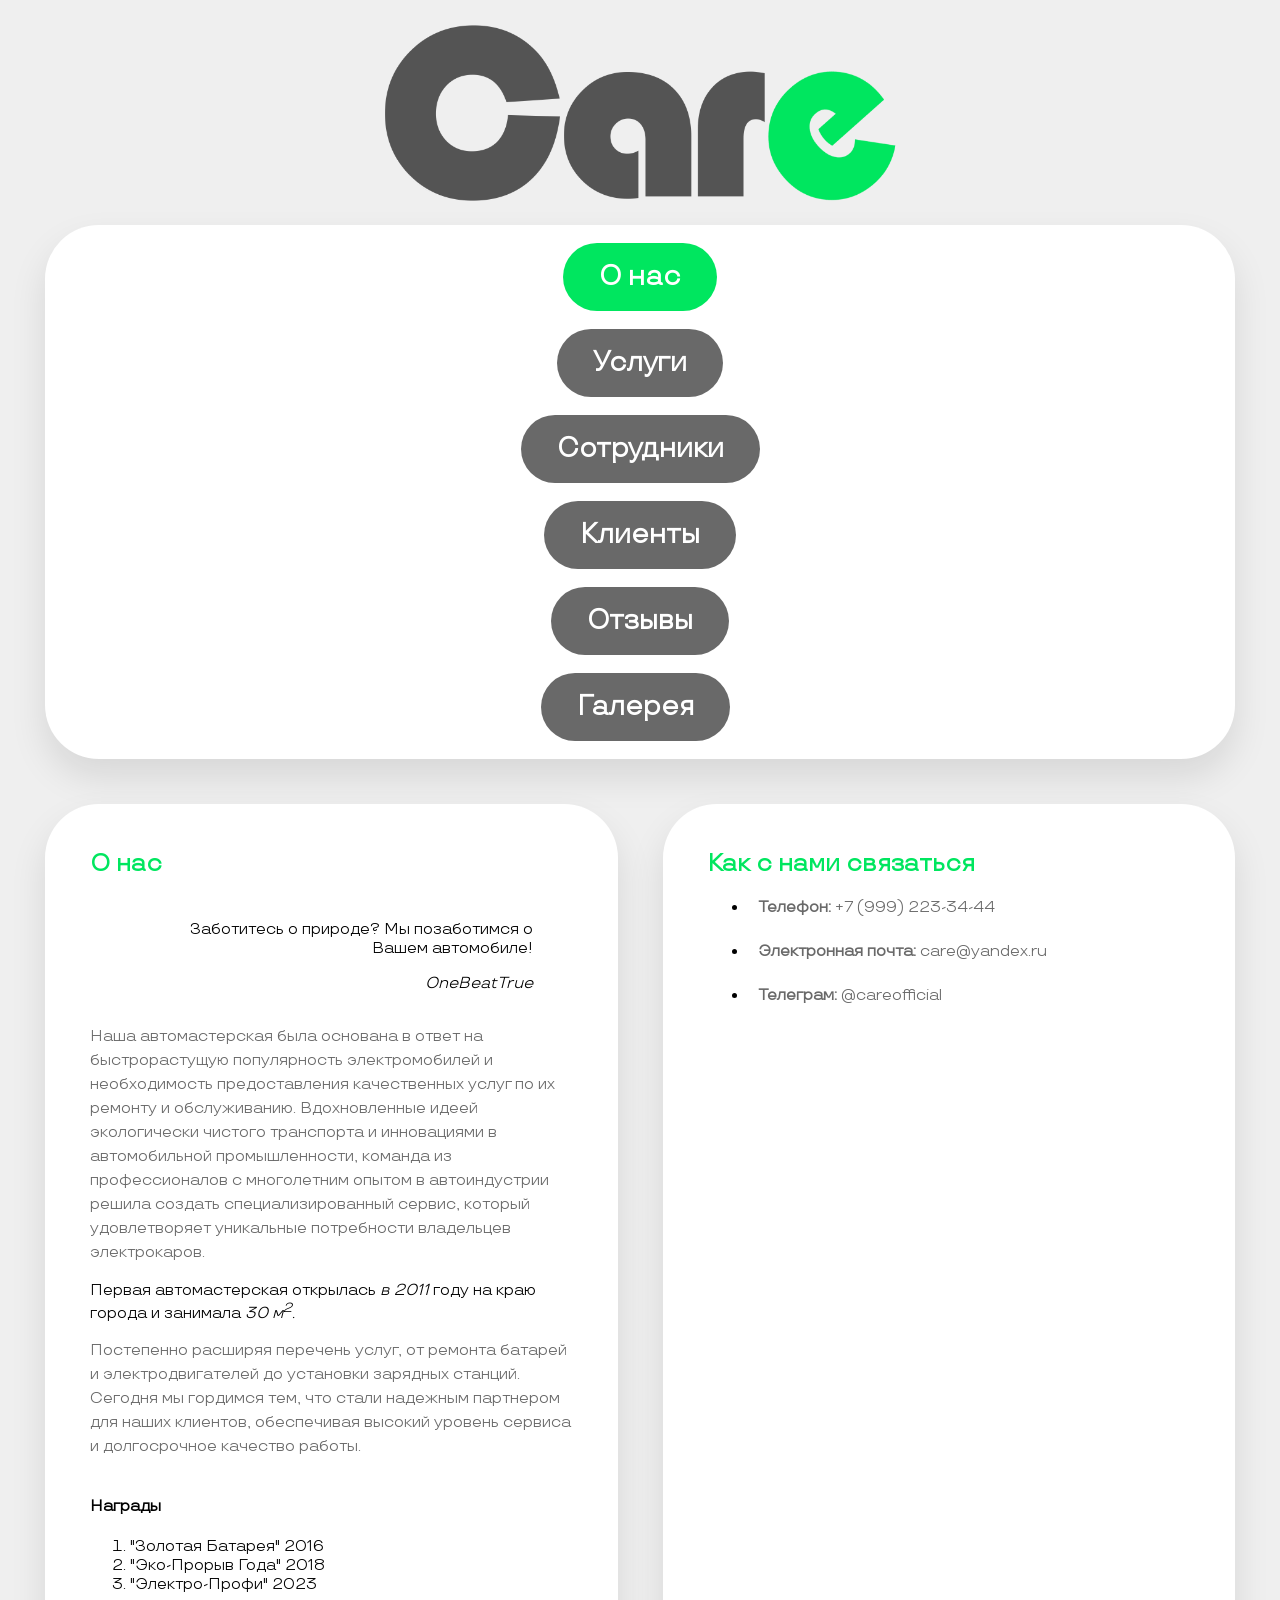
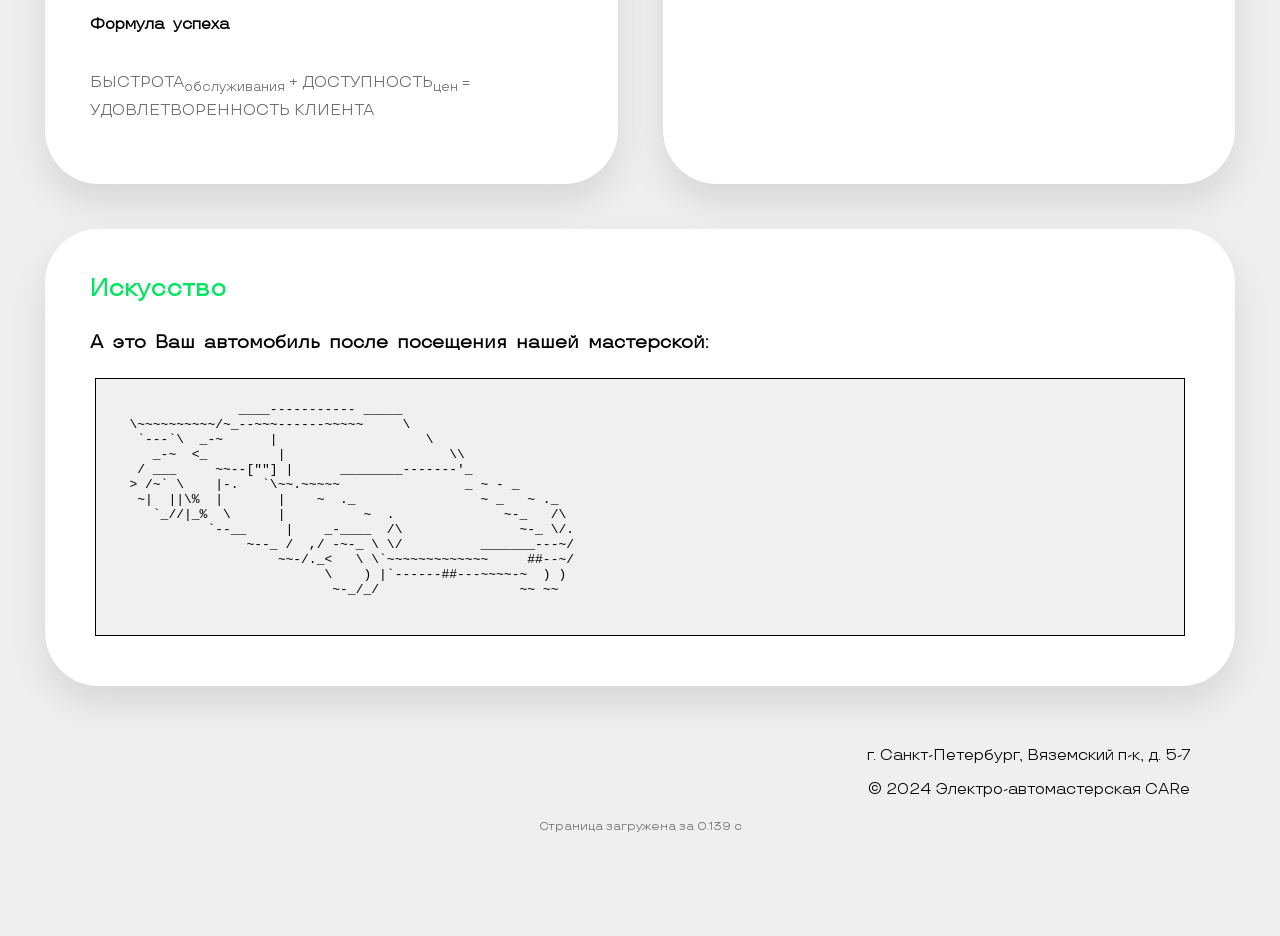
<file: index.html>
<!DOCTYPE html>
<html lang="ru">
<head>
    <meta charset="UTF-8">
    <meta name="keywords" content="автомастерская, электромобили, ремонт электромобилей">
    <meta name="description" content="Автомастерская электромобилей.">
    <meta name="viewport" content="width=device-width, initial-scale=1.0">
    <title>CARe</title>
    <link href="css/index.css" rel="stylesheet">
    <link rel="icon" type="image/x-icon" sizes="96x96" href="img/favicon.ico">
    <script src="js/header.js" defer></script>
    <script src="js/index.js" defer></script>
<!--    <script src="js/feedback.js"></script>-->
</head>
<body>
<header class="header"></header>
<main class="main">
    <section class="section section_titled-about">
        <h2 class="section__title">О нас</h2>
        <blockquote class="section__quote">
            <p class="section__text">Заботитесь о природе? Мы позаботимся о Вашем автомобиле!</p>
            <cite class="section__cite">OneBeatTrue</cite>
        </blockquote>
        <article class="section__content">
            <p class="section__paragraph">Наша автомастерская была основана в ответ на быстрорастущую популярность электромобилей и необходимость предоставления качественных услуг по их ремонту и обслуживанию. Вдохновленные идеей экологически чистого транспорта и инновациями в автомобильной промышленности, команда из профессионалов с многолетним опытом в автоиндустрии решила создать специализированный сервис, который удовлетворяет уникальные потребности владельцев электрокаров.</p>
            <aside class="section__aside">
                Первая автомастерская открылась <em>в 2011</em> году на краю города и занимала <em>30 м<sup>2</sup>.</em>
            </aside>
            <p class="section__paragraph">Постепенно расширяя перечень услуг, от ремонта батарей и электродвигателей до установки зарядных станций. Сегодня мы гордимся тем, что стали надежным партнером для наших клиентов, обеспечивая высокий уровень сервиса и долгосрочное качество работы.</p>
        </article>
        <h4 class="section__subtitle">Награды</h4>
        <div class="section__list">
            <ol class="list list_ordered">
                <li class="list__item">"Золотая Батарея" 2016</li>
                <li class="list__item">"Эко-Прорыв Года" 2018</li>
                <li class="list__item">"Электро-Профи" 2023</li>
            </ol>
        </div>
        <h4 class="section__subtitle">Формула успеха</h4>
        <p class="section__paragraph">БЫСТРОТА<sub>обслуживания</sub> + ДОСТУПНОСТЬ<sub>цен</sub> = УДОВЛЕТВОРЕННОСТЬ КЛИЕНТА</p>
    </section>
    <section class="section section_titled-contacts">
        <h2 class="section__title">Как с нами связаться</h2>
        <div class="section__list">
            <ul class="list list_unordered">
                <li class="list__item">
                    <div class="contact-info">
                        <p class="contact-info__unit"><b>Телефон:</b> +7 (999) 223-34-44</p>
                    </div>
                </li>
                <li class="list__item">
                    <div class="contact-info">
                        <p class="contact-info__unit"><b>Электронная почта:</b> care@yandex.ru</p>
                    </div>
                </li>
                <li class="list__item">
                    <div class="contact-info">
                        <p class="contact-info__unit"><b>Телеграм:</b> @careofficial</p>
                    </div>
                </li>
            </ul>
        </div>
    </section>
    <section class="section section_titled-art" id="art">
        <h2 class="section__title">Искусство</h2>
        <h3 class="section__subtitle">А это Ваш автомобиль после посещения нашей мастерской:</h3>
        <div class="section__preformatted-element">
            <pre class="section__ascii">
                 ____----------- _____
   \~~~~~~~~~~/~_--~~~------~~~~~     \
    `---`\  _-~      |                   \
      _-~  <_         |                     \\
    / ___     ~~--[""] |      ________-------'_
   > /~` \    |-.   `\~~.~~~~~                _ ~ - _
    ~|  ||\%  |       |    ~  ._                ~ _   ~ ._
      `_//|_%  \      |          ~  .              ~-_   /\
             `--__     |    _-____  /\               ~-_ \/.
                  ~--_ /  ,/ -~-_ \ \/          _______---~/
                      ~~-/._<   \ \`~~~~~~~~~~~~~     ##--~/
                            \    ) |`------##---~~~~-~  ) )
                             ~-_/_/                  ~~ ~~
            </pre>
        </div>
    </section>
</main>
<footer class="footer">
    <p class="footer__text">г. Санкт-Петербург, Вяземский п-к, д. 5-7</p>
    <p class="footer__text">&copy; 2024 Электро-автомастерская CARe</p>
</footer>
</body>
</html>
</file>
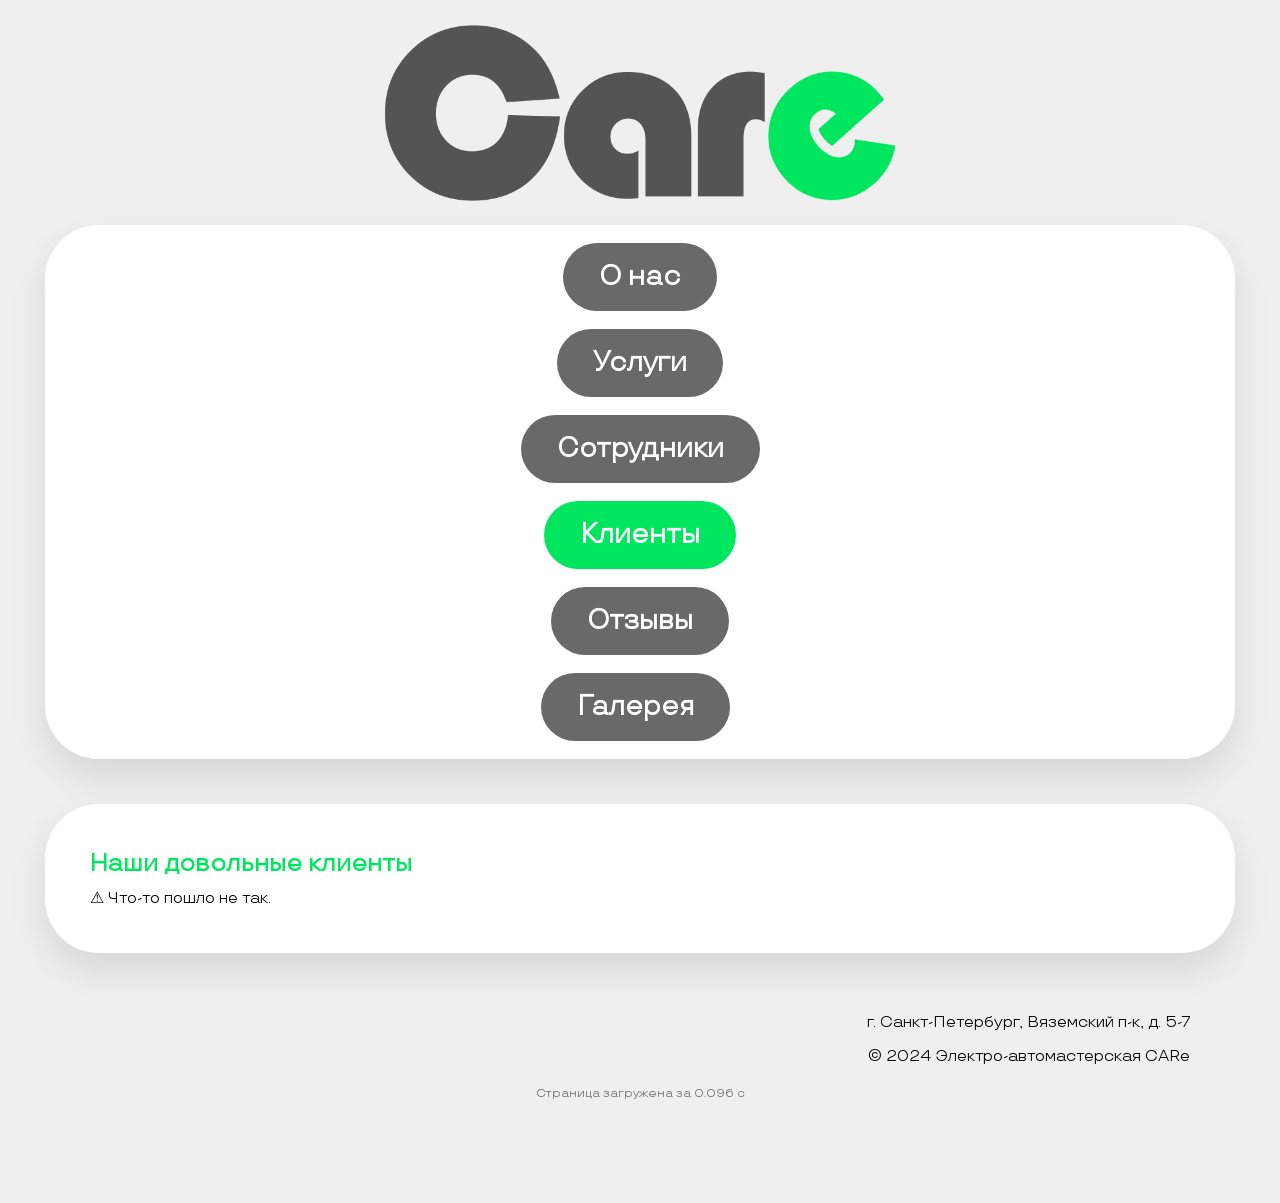
<file: clients.html>
<!DOCTYPE html>
<html lang="ru">
<head>
  <meta charset="UTF-8">
  <meta name="keywords" content="автомастерская, электромобили, ремонт электромобилей">
  <meta name="description" content="Автомастерская электромобилей.">
  <meta name="viewport" content="width=device-width, initial-scale=1.0">
  <title>CARe</title>
  <link href="css/index.css" rel="stylesheet">
  <link rel="icon" type="image/x-icon" sizes="96x96" href="img/favicon.ico">
  <script src="js/header.js" defer></script>
  <script src="js/index.js" defer></script>
  <script src="js/clients.js" defer></script>
</head>
<body>
<header class="header"></header>
<main class="main">
  <section class="section section_titled-clients" id="clients">
    <h2 class="section__title">Наши довольные клиенты</h2>
    <div class="clients"></div>
    <div class="preloader">
      <div class="preloader__spinner"></div>
    </div>
    <div class="error-message"></div>
  </section>
</main>
<footer class="footer">
  <p class="footer__text">г. Санкт-Петербург, Вяземский п-к, д. 5-7</p>
  <p class="footer__text">&copy; 2024 Электро-автомастерская CARe</p>
</footer>
</body>
</html>
</file>
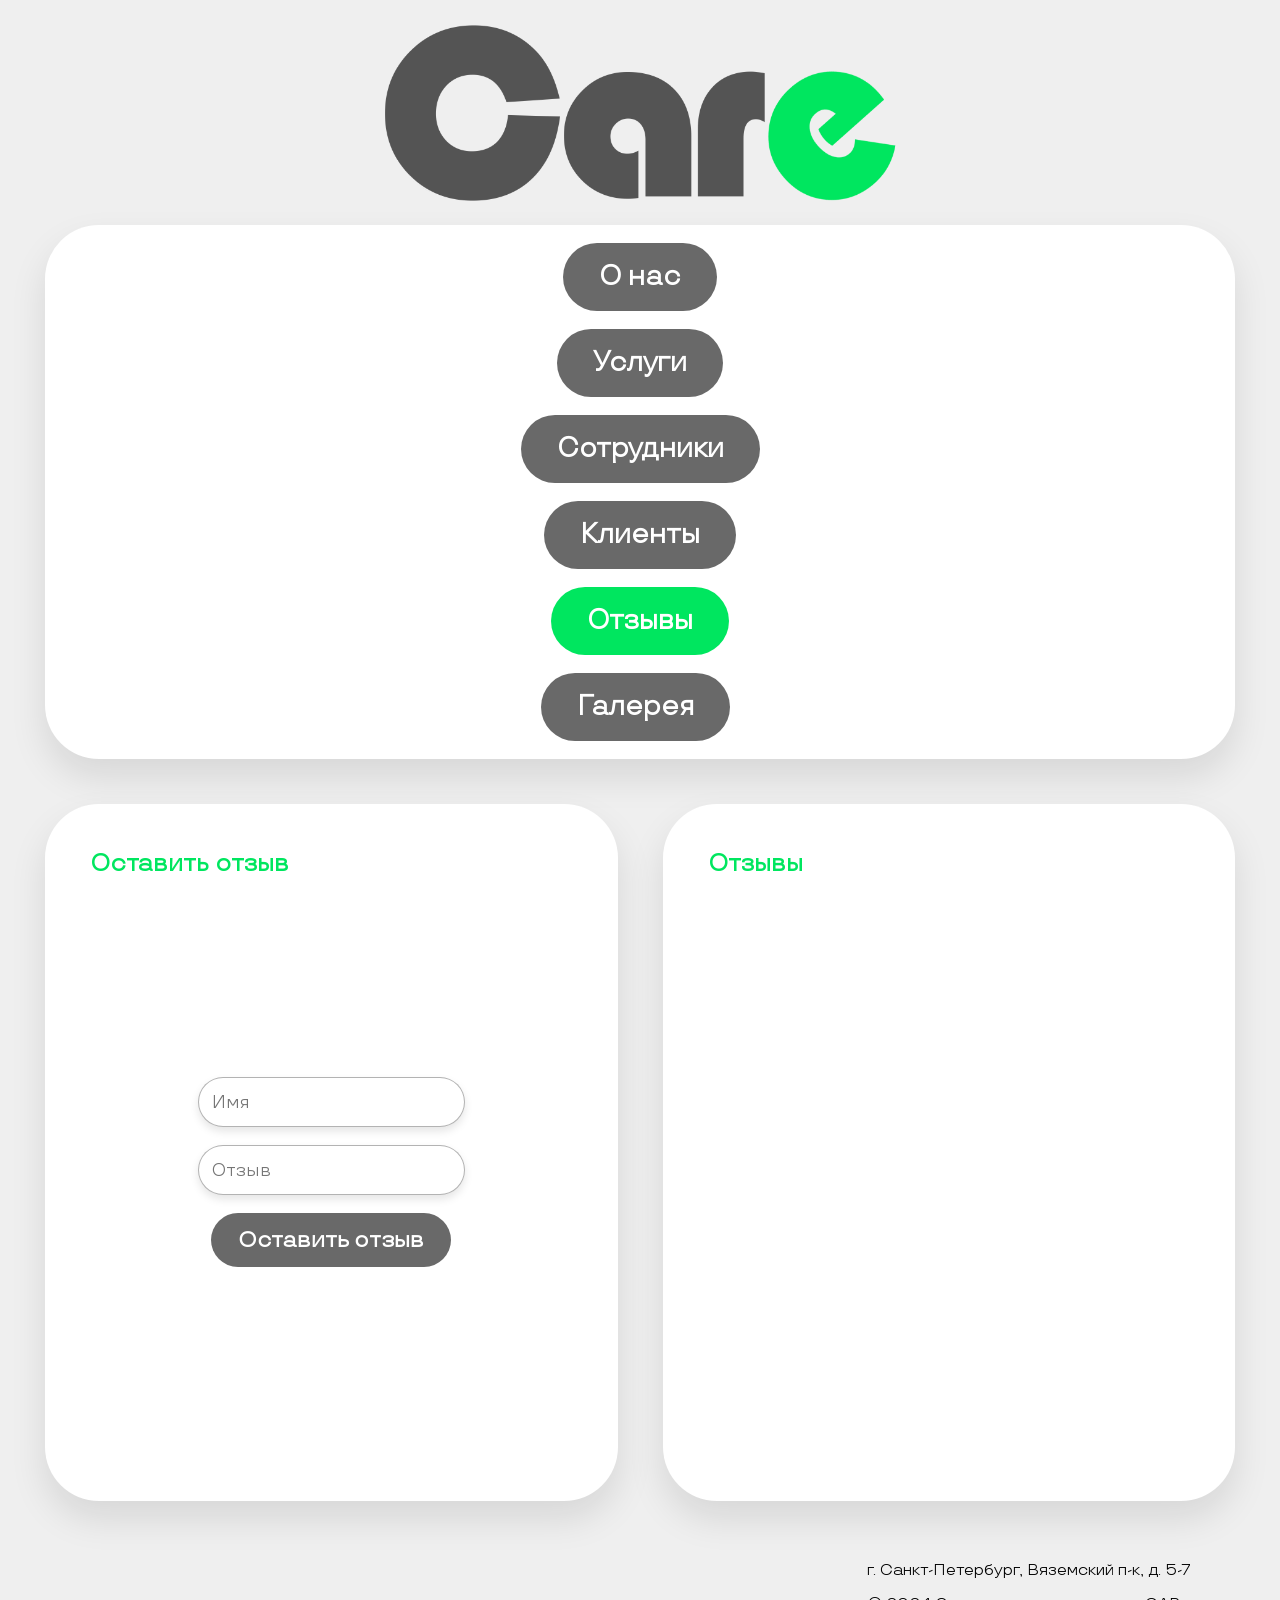
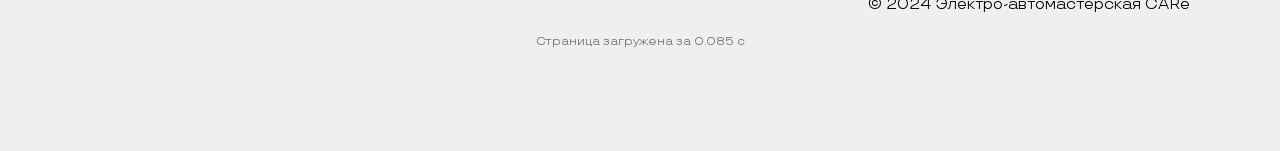
<file: feedback.html>
<!DOCTYPE html>
<html lang="ru">
<head>
    <meta charset="UTF-8">
    <meta name="keywords" content="автомастерская, электромобили, ремонт электромобилей">
    <meta name="description" content="Автомастерская электромобилей.">
    <meta name="viewport" content="width=device-width, initial-scale=1.0">
    <title>CARe</title>
    <link href="css/index.css" rel="stylesheet">
    <link rel="icon" type="image/x-icon" sizes="96x96" href="img/favicon.ico">
    <script src="js/header.js" defer></script>
    <script src="js/index.js" defer></script>
    <script src="js/feedback.js" defer></script>
</head>
<body>
<header class="header"></header>
<main class="main">
  <section class="section section_titled-form">
    <h2 class="section__title">Оставить отзыв</h2>
      <form class="feedback-form" id="feedbackForm">
        <label for="name"></label>
        <input type="text" id="name" name="name" placeholder="Имя" required>
        <label for="feedback"></label>
        <input type="text" id="feedback" name="feedback" placeholder="Отзыв" required>
        <button type="submit">Оставить отзыв</button>
      </form>
  </section>
  <section class="section section_titled-feedback">
    <h2 class="section__title">Отзывы</h2>
      <div class="feedback-container" id="feedbackContainer"></div>
  </section>
</main>
<footer class="footer">
    <p class="footer__text">г. Санкт-Петербург, Вяземский п-к, д. 5-7</p>
    <p class="footer__text">&copy; 2024 Электро-автомастерская CARe</p>
</footer>
</body>
</html>
</file>
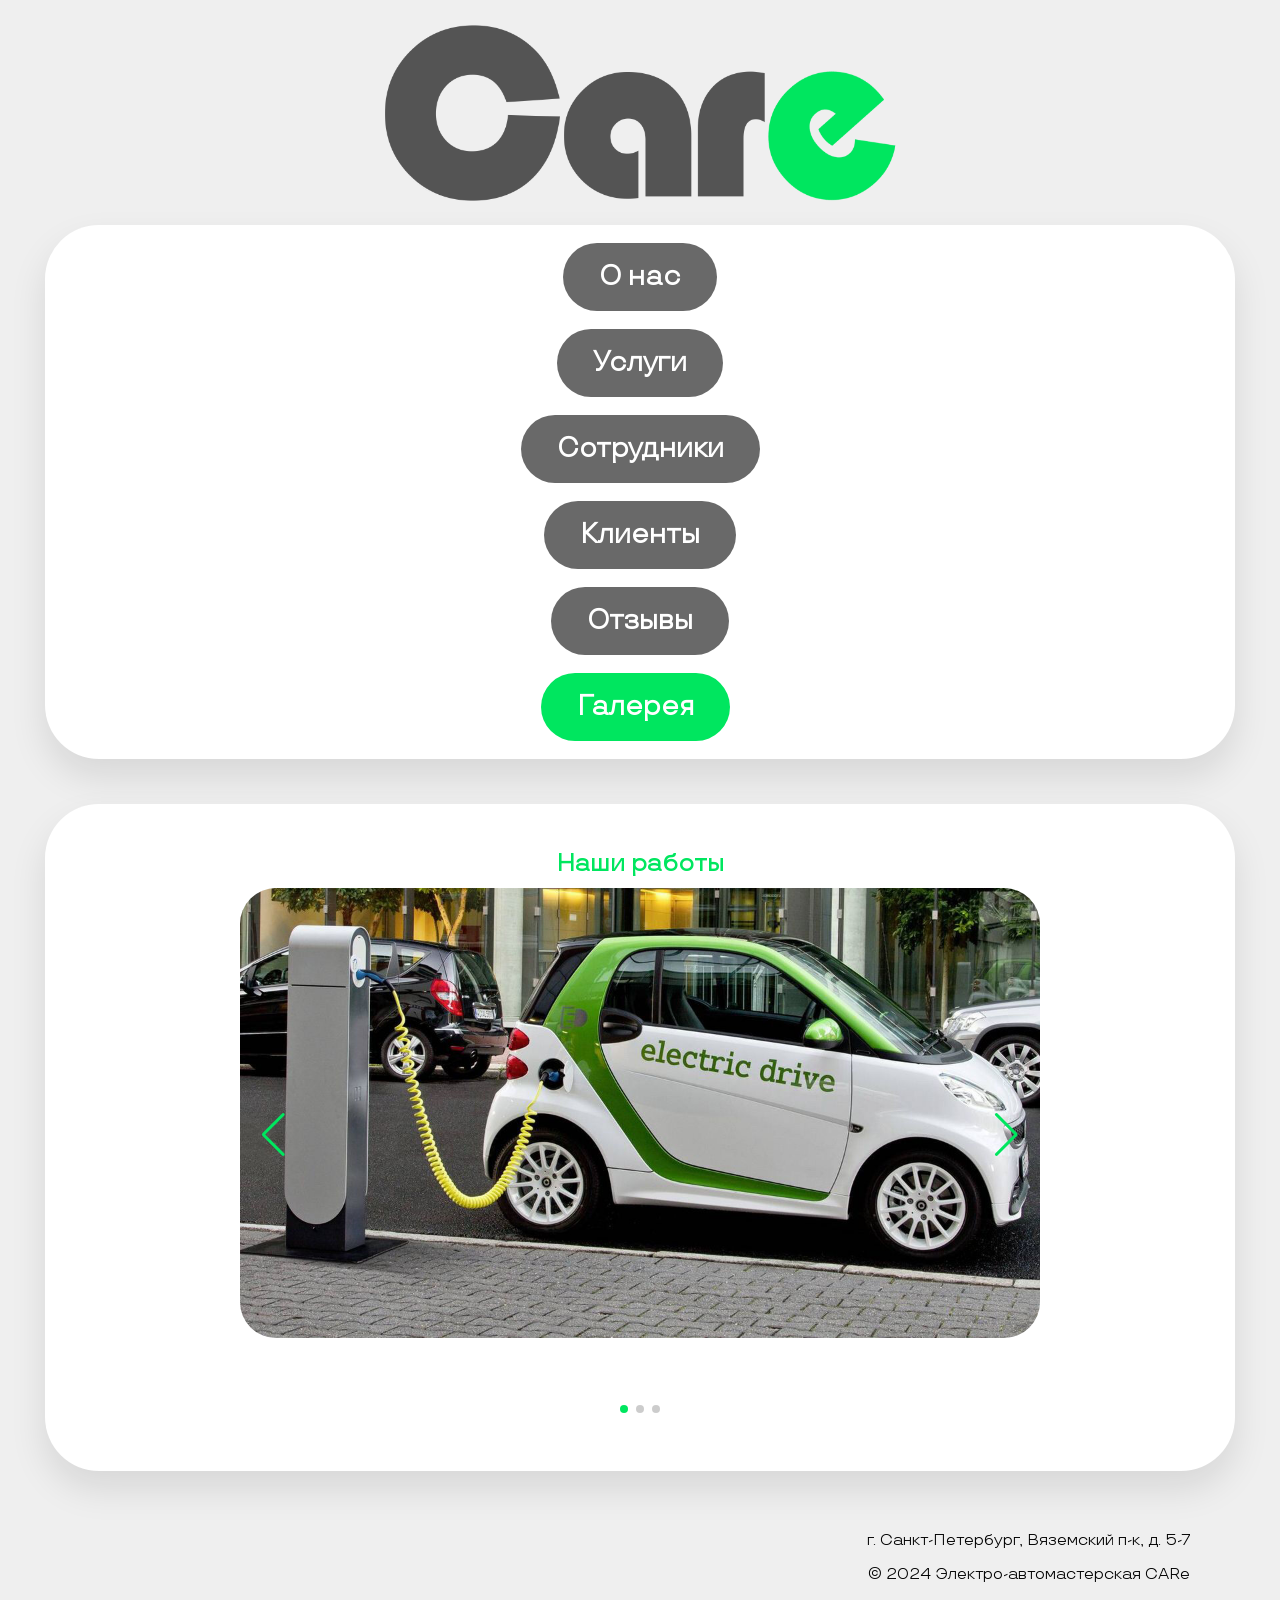
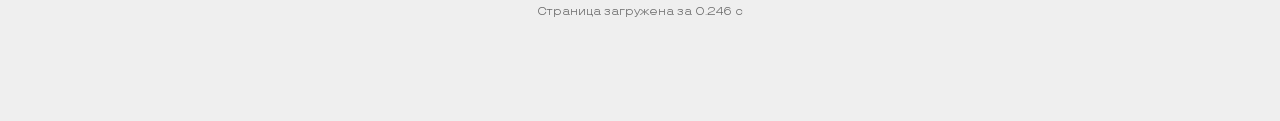
<file: gallery.html>
<!DOCTYPE html>
<html lang="ru">
<head>
    <meta charset="UTF-8">
    <meta name="keywords" content="автомастерская, электромобили, ремонт электромобилей">
    <meta name="description" content="Автомастерская электромобилей.">
    <meta name="viewport" content="width=device-width, initial-scale=1.0">
    <title>CARe</title>
    <link href="css/index.css" rel="stylesheet">
    <link rel="icon" type="image/x-icon" sizes="96x96" href="img/favicon.ico">
    <script src="js/header.js" defer></script>
    <script src="js/index.js" defer></script>
    <link rel="stylesheet" href="https://unpkg.com/swiper/swiper-bundle.min.css">
</head>
<body>
<header class="header"></header>
<main class="main">
    <section class="section section_titled-gallery" id="gallery">
        <h2 class="section__title">Наши работы</h2>
        <div class="swiper-container">
            <div class="swiper-wrapper">
                <div class="swiper-slide"><img src="img/car1.png" alt="Small car"></div>
                <div class="swiper-slide"><img src="img/car2.png" alt="Tesla Model S"></div>
                <div class="swiper-slide"><img src="img/car3.png" alt="Tesla Cybertruck"></div>
            </div>
            <div class="swiper-button-next"></div>
            <div class="swiper-button-prev"></div>
            <div class="swiper-pagination"></div>
        </div>
        <script src="https://unpkg.com/swiper/swiper-bundle.min.js"></script>
        <script src="js/swiper.js"></script>
    </section>
</main>
<footer class="footer">
    <p class="footer__text">г. Санкт-Петербург, Вяземский п-к, д. 5-7</p>
    <p class="footer__text">&copy; 2024 Электро-автомастерская CARe</p>
</footer>
</body>
</html>
</file>
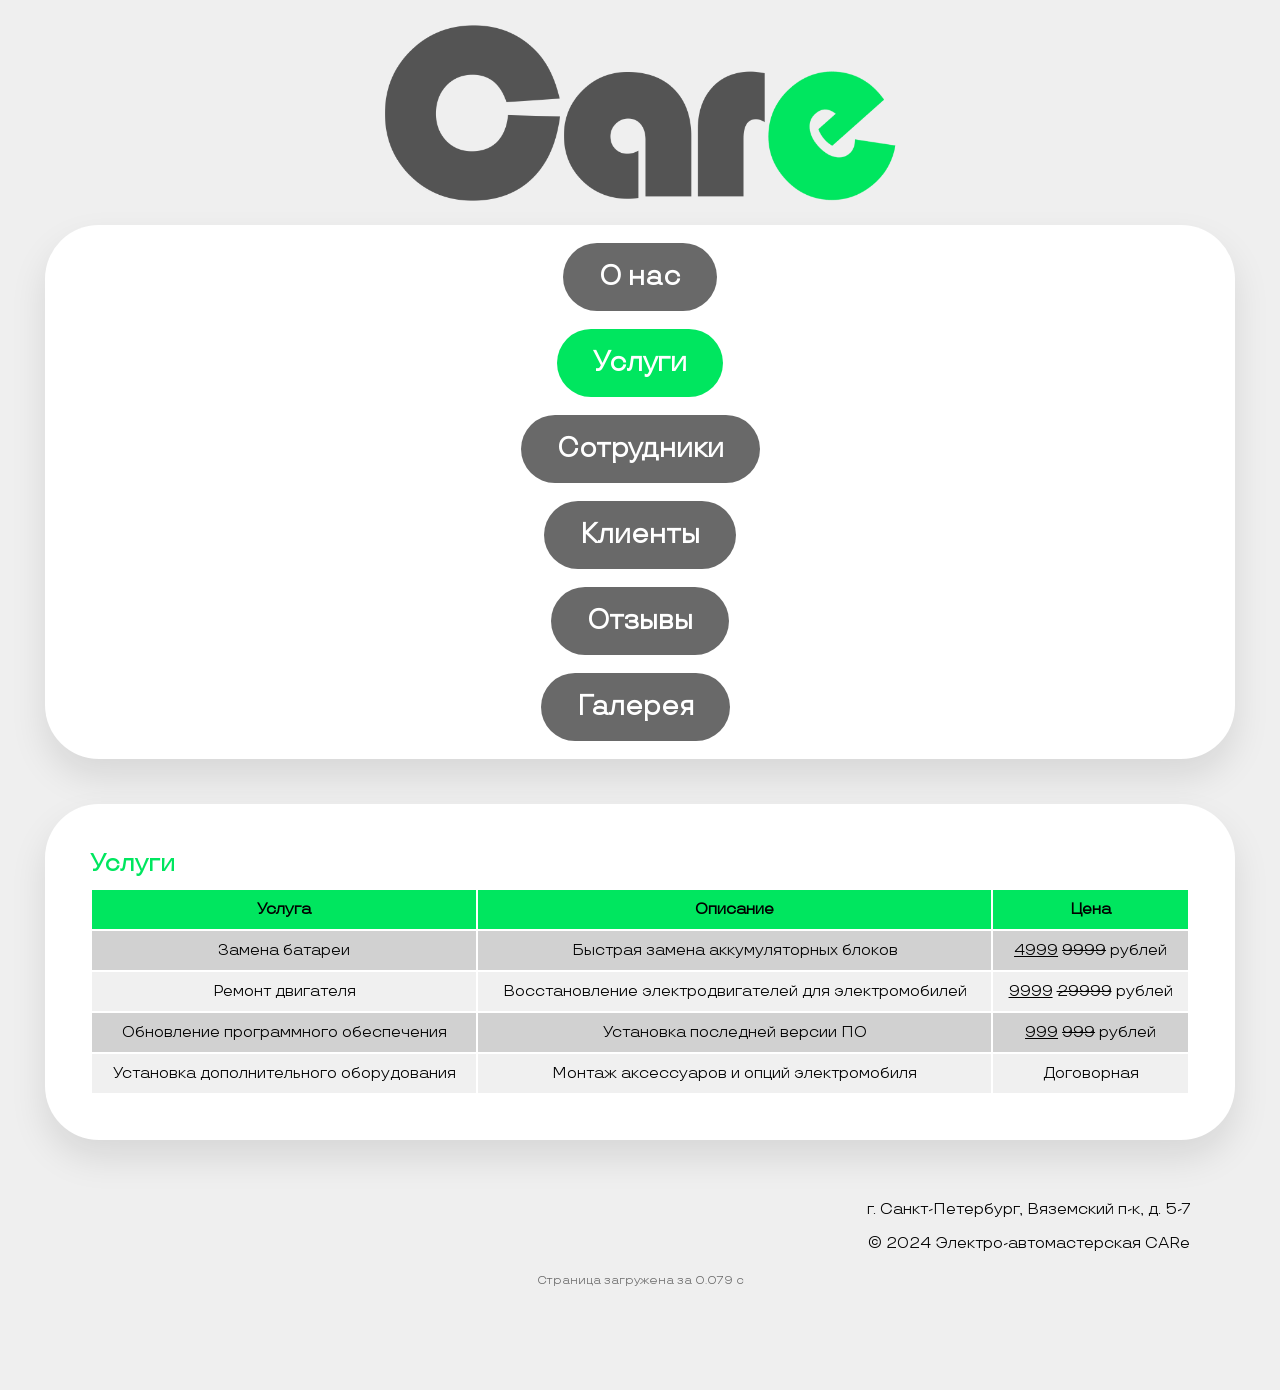
<file: services.html>
<!DOCTYPE html>
<html lang="ru">
<head>
  <meta charset="UTF-8">
  <meta name="keywords" content="автомастерская, электромобили, ремонт электромобилей">
  <meta name="description" content="Автомастерская электромобилей.">
  <meta name="viewport" content="width=device-width, initial-scale=1.0">
  <title>CARe</title>
  <link href="css/index.css" rel="stylesheet">
  <link rel="icon" type="image/x-icon" sizes="96x96" href="img/favicon.ico">
  <script src="js/header.js" defer></script>
  <script src="js/index.js" defer></script>
</head>
<body>
<header class="header"></header>
<main>
  <section class="section section_titled-services">
    <h2 class="section__title">Услуги</h2>
    <table class="section__table">
      <thead>
      <tr>
        <th>Услуга</th>
        <th>Описание</th>
        <th>Цена</th>
      </tr>
      </thead>
      <tbody>
      <tr>
        <td>Замена батареи</td>
        <td>Быстрая замена аккумуляторных блоков</td>
        <td><ins>4999</ins> <del>9999</del> рублей</td>
      </tr>
      <tr>
        <td>Ремонт двигателя</td>
        <td>Восстановление электродвигателей для электромобилей</td>
        <td><ins>9999</ins> <del>29999</del> рублей</td>
      </tr>
      <tr>
        <td>Обновление программного обеспечения</td>
        <td>Установка последней версии ПО</td>
        <td><ins>999</ins> <del>999</del> рублей</td>
      </tr>
      <tr>
        <td>Установка дополнительного оборудования</td>
        <td>Монтаж аксессуаров и опций электромобиля</td>
        <td>Договорная</td>
      </tr>
      </tbody>
    </table>
  </section>
</main>
<footer class="footer">
  <p class="footer__text">г. Санкт-Петербург, Вяземский п-к, д. 5-7</p>
  <p class="footer__text">&copy; 2024 Электро-автомастерская CARe</p>
</footer>
</body>
</html>
</file>
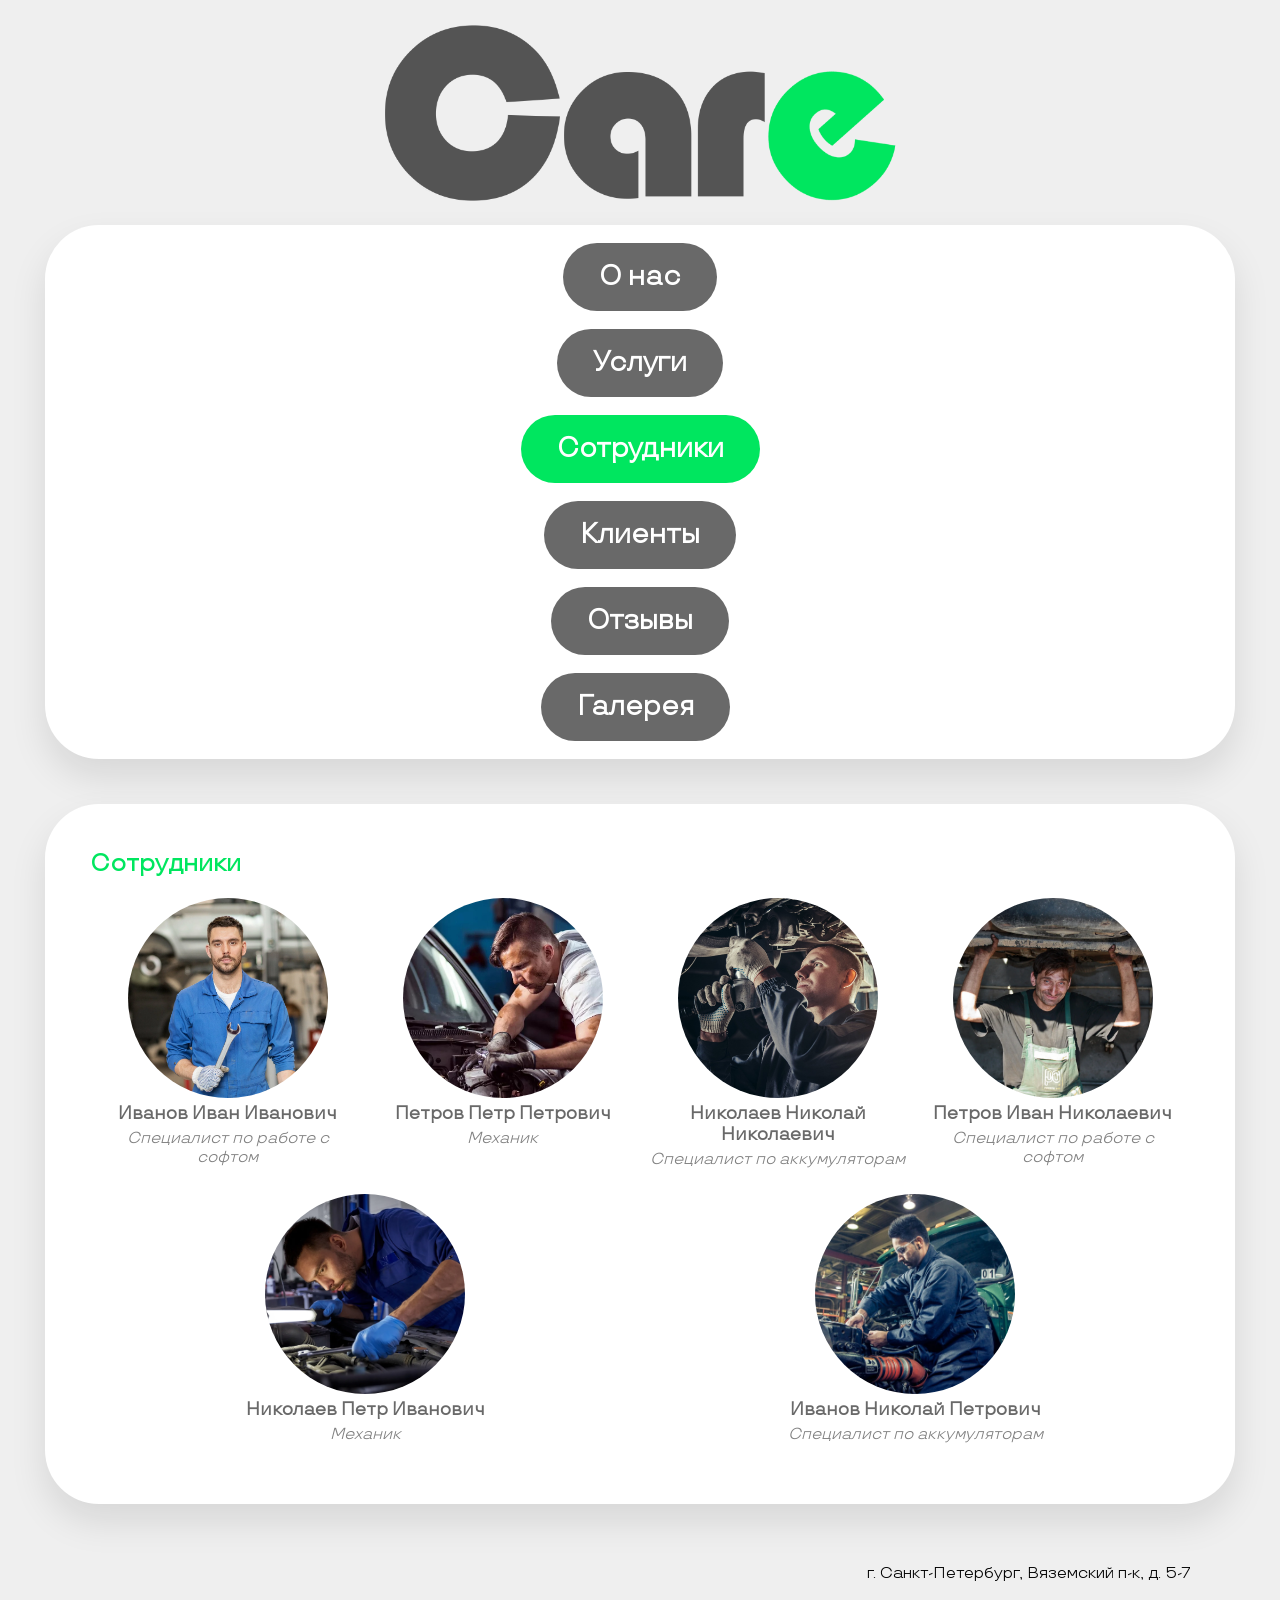
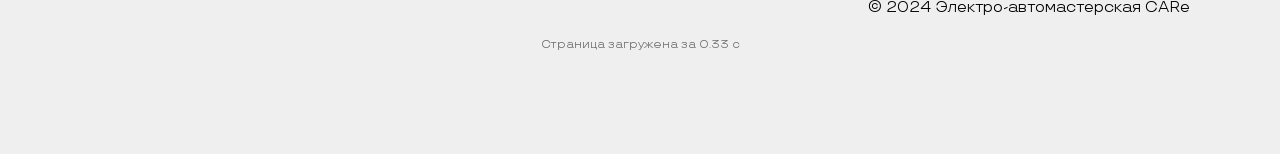
<file: staff.html>
<!DOCTYPE html>
<html lang="ru">
<head>
  <meta charset="UTF-8">
  <meta name="keywords" content="автомастерская, электромобили, ремонт электромобилей">
  <meta name="description" content="Автомастерская электромобилей.">
  <meta name="viewport" content="width=device-width, initial-scale=1.0">
  <title>CARe</title>
  <link href="css/index.css" rel="stylesheet">
  <link rel="icon" type="image/x-icon" sizes="96x96" href="img/favicon.ico">
  <script src="js/header.js" defer></script>
  <script src="js/index.js" defer></script>
</head>
<body>
<header class="header"></header>
<main class="main">
  <section class="section section_titled-staff">
    <h2 class="section__title">Сотрудники</h2>
      <div class="staff-container">
        <div class=staff>
          <img class="staff__photo" src="img/mechanic1.png" alt="Mechanic photo">
          <p class="staff__name"><b>Иванов Иван Иванович</b></p>
          <p class="staff__role"><i>Специалист по работе с софтом</i></p>
        </div>
        <div class=staff>
          <img class="staff__photo" src="img/mechanic2.png" alt="Mechanic photo">
          <p class="staff__name"><b>Петров Петр Петрович</b></p>
          <p class="staff__role"><i>Механик</i></p>
        </div>
        <div class=staff>
          <img class="staff__photo" src="img/mechanic3.png" alt="Mechanic photo">
          <p class="staff__name"><b>Николаев Николай Николаевич</b></p>
          <p class="staff__role"><i>Специалист по аккумуляторам</i></p>
        </div>
        <div class=staff>
          <img class="staff__photo" src="img/mechanic4.png" alt="Mechanic photo">
          <p class="staff__name"><b>Петров Иван Николаевич</b></p>
          <p class="staff__role"><i>Специалист по работе с софтом</i></p>
        </div>
        <div class=staff>
          <img class="staff__photo" src="img/mechanic5.png" alt="Mechanic photo">
          <p class="staff__name"><b>Николаев Петр Иванович</b></p>
          <p class="staff__role"><i>Механик</i></p>
        </div>
        <div class=staff>
          <img class="staff__photo" src="img/mechanic6.png" alt="Mechanic photo">
          <p class="staff__name"><b>Иванов Николай Петрович</b></p>
          <p class="staff__role"><i>Специалист по аккумуляторам</i></p>
        </div>
      </div>
  </section>
</main>

<footer class="footer">
  <p class="footer__text">г. Санкт-Петербург, Вяземский п-к, д. 5-7</p>
  <p class="footer__text">&copy; 2024 Электро-автомастерская CARe</p>
</footer>
</body>
</html>
</file>
<file: css/index.css>
@font-face {
    font-family: 'TTTravels';
    src:    url('../fonts/TTTravelsRegular.ttf') format('truetype'),
    url('../fonts/TTTravelsItalic.ttf') format('truetype'),
    url('../fonts/TTTravelsBold.ttf') format('truetype'),
    url('../fonts/TTTravelsDemiBold.ttf') format('truetype');
}

html {
    scroll-behavior: smooth;
    background-color: rgb(105, 105, 105, 0.1);
    overflow-x: hidden;
    overflow-y: auto;
    transition: all 0.5s ease;
}

body {
    font-family: TTTravels, sans-serif;
    margin: 0;
    padding: 5vh;
}

.footer {
    display: flex;
    flex-direction: column;
    font-family: 'TTTravels', sans-serif;
    margin: 0;
    padding: 5vh;
    text-align: right;
}

.header__logo {
    display: flex;
    justify-content: center;
    align-items: center;
    height: 20vh;
    width: auto;
}

.logo {
    display: flex;
    justify-content: center;
    align-items: center;
    height: 20vh;
    width: auto;
    border-radius: 0;
    padding: 0;
    margin-bottom: 5vh;
    transition: all 0.5s ease;
}

.logo_fixed {
    background-color: white;
    border-radius: 0 0 0 6vh;
    padding: 1vh;
    margin: 0;
    box-shadow: 0 2vh 4vh rgba(0, 0, 0, 0.1);
    height: 10vh;
    position: fixed;
    right: 0;
    top: 0;
    z-index: 1000;
}

.logo__img {
    height: 300%;
    object-fit: cover;
    object-position: center;
    border-radius: 10px;
    transition: all 0.5s ease;
}

.nav {
    display: flex;
    justify-content: center;
    align-items: center;
    background-color: white;
    padding: 1vh;
    transition: top 0.3s;
    border-radius: 6vh;
    overflow-x: auto;
    white-space: nowrap;
    -ms-overflow-style: none;
    scrollbar-width: none;
    box-shadow: 0 2vh 4vh rgba(0, 0, 0, 0.1);
}

.nav::-webkit-scrollbar {
    display: none;
}

.menu {
    padding: 0;
    margin: 0;
    height: 100%;
    list-style-type: none;
    display: flex;
    justify-content: center;
    align-items: center;
}

.menu__item {
    display: flex;
    justify-content: center;
    align-items: center;
    height: 50%;
    border-radius: 4vh;
    transition: background-color 0.3s, box-shadow 0.3s ease;
    margin-right: 1vh;
    background-color: rgb(105, 105, 105);
}

@media screen and (max-aspect-ratio: 16/11) {
    .menu {
        padding: 0;
        margin: 0;
        height: 100%;
        list-style-type: none;
        display: flex;
        flex-direction: column;
        justify-content: center;
        align-items: center;
    }

    .menu__item {
        display: flex;
        justify-content: center;
        align-items: center;
        height: 50%;
        border-radius: 4vh;
        transition: background-color 0.3s, box-shadow 0.3s ease;
        margin: 1vh 0;
        background-color: rgb(105, 105, 105);
    }
}

.menu__item_active {
    background-color: rgba(0, 230, 95);
}

.menu__item:last-child {
    margin-right: 1vh;
}

.menu__item:hover {
    background-color: rgba(0, 230, 95);
    box-shadow: 0 0 6vh rgba(0, 230, 95, 0.5);
}

.menu__link {
    font-weight: bold;
    text-decoration: none;
    font-size: 3vh;
    color: white;
    display: flex;
    justify-content: center;
    align-items: center;
    white-space: nowrap;
    padding: 2vh 4vh;
}

.main {
    display: flex;
    flex-wrap: wrap;
    justify-content: space-between;
    padding: 0;
    column-gap: 5vh;
    margin: 40vh 0 0 0;
    box-sizing: border-box;
}

.section {
    display: flex;
    flex-direction: column;
    flex: 1 1 calc(25% - 5vh);
    background-color: white;
    border-radius: 6vh;
    padding: 5vh;
    margin: 5vh 0 0 0;
    box-shadow: 0 2vh 4vh rgba(0, 0, 0, 0.1);
}

.section:nth-child(odd):last-child {
    flex: 1 1 100%;
}

.section__preformatted-element {
    background-color: rgb(105, 105, 105, 0.1);
    padding: 10px;
    margin: 5px;
    border: 1px solid black;
}

@media screen and (max-aspect-ratio: 1/1) {
    .section__preformatted-element {
        display: none;
    }
}

.section__title {
    font-size: 24px;
    margin-top: 10px;
    margin-bottom: 10px;
    color: rgb(0, 230, 95);
}

.section__title:first-child {
    margin-top: 0;
}

.section__paragraph {
    font-size: 16px;
    line-height: 1.5;
    color: rgb(105, 105, 105);
}

.section__subtitle {
    font-weight: bold;
    word-spacing: 5px;
    color: black;
}

.section__quote {
    text-align: right;
}

.list {
    list-style: none;
    margin: 0;
}

.list_ordered {
    list-style-type: decimal;
}

.list_unordered {
    list-style-type: disc;
}

.list__item {
    margin-top: 0;
}

.service {
    padding: 10px;
}

.service__name {
    font-weight: bold;
    font-size: 18px;
    margin-top: 0;
    color: rgb(105, 105, 105);
}

.service__description {
    font-style: italic;
    font-size: 16px;
    color: gray;
}

.service__price {
    font-size: 16px;
    color: gray;
}

.staff-container {
    display: flex;
    flex-wrap: wrap;
    justify-content: space-between;
    padding: 0;
    margin: 0;
}

.staff {
    display: flex;
    flex-direction: column;
    align-items: center;
    margin: 10px;
    flex: 1 1 calc(25% - 20px);
}

.staff__photo {
    height: 200px;
    width: 200px;
    object-fit: cover;
    border-radius: 50%;
    margin: 0 0 5px 0;
}

.staff__name {
    font-weight: bold;
    font-size: 18px;
    margin: 0 0 5px 0;
    text-align: center;
    color: rgb(105, 105, 105);
}

.staff__role {
    font-style: italic;
    font-size: 16px;
    margin: 0 0 5px 0;
    text-align: center;
    color: gray;
}

.contact-info {
    margin-top: 0;
    padding: 10px;
    color: rgb(105, 105, 105);
}

.contact-info__unit {
    font-size: 16px;
    margin-top: 0;
    margin-bottom: 5px;
}

.footer__text {
    margin: 15px 0 0 0;
}

.footer__stats {
    margin-top: 20px;
    font-size: 12px;
    color: rgb(105, 105, 105);
    text-align: center;
}

thead {
    color: white;
    background-color: rgb(0, 230, 95);
}

th, td {
    color: black;
    padding: 10px;
    text-align: center;
}

tbody tr:nth-child(even) {
    background-color: rgb(105, 105, 105, 0.1);
}

tbody tr:nth-child(odd) {
    background-color: rgb(105, 105, 105, 0.3);
}

.feedback-form {
    font-family: TTTravels, sans-serif;
    display: flex;
    flex-direction: column;
    align-items: center;
    justify-content: center;
    padding: 20vh 0 20vh 0;
    transition: all 0.3s ease;
}

.feedback-form input[type="text"] {
    font-family: TTTravels, sans-serif;
    padding: 1.5vh;
    margin: 1vh 0;
    border: 1px solid rgba(105, 105, 105, 0.5);
    border-radius: 4vh;
    font-size: 2vh;
    box-shadow: 0 0.5vh 1vh rgba(0, 0, 0, 0.1);
    transition: border-color 0.3s ease, box-shadow 0.3s ease;
}

.feedback-form input[type="text"]:focus {
    border-color: rgb(0, 230, 95);
    box-shadow: 0 0 0.5vh rgba(0, 230, 95, 0.5);
    outline: none;
}

.feedback-form button {
    font-family: TTTravels, sans-serif;
    background-color: rgb(105, 105, 105);
    color: white;
    margin: 1vh 0;
    font-size: 2.5vh;
    font-weight: bold;
    border: none;
    border-radius: 4vh;
    padding: 1.5vh 3vh;
    cursor: pointer;
    transition: background-color 0.3s ease, box-shadow 0.3s ease;
}

.feedback-form button:hover {
    background-color: rgba(0, 230, 95);
    box-shadow: 0 0 6vh rgba(0, 230, 95, 0.5);
}

.feedback-form button:active {
    background-color: rgba(0, 180, 75);
}

.feedback-form label {
    display: none;
}

.feedback-container__feedback {
    background-color: white;
    border-radius: 4vh;
    padding: 5vh;
    margin: 5vh 0 0 0;
    box-shadow: 0 2vh 4vh rgba(0, 0, 0, 0.1);
}

.feedback-container__feedback:first-child {
    margin-top: 0;
}

:root {
    --swiper-navigation-color: rgba(0, 230, 95);
    --swiper-pagination-color: rgba(0, 230, 95);
}

.section_titled-gallery {
    position: relative;
    text-align: center;
}

.swiper-container {
    width: 100%;
    max-width: 800px;
    margin: 0 auto;
    position: relative;
}

.swiper-slide {
    display: flex;
    align-items: center;
    justify-content: center;
    height: 300px;
}

.swiper-slide img {
    max-width: 100%;
    max-height: 100%;
    object-fit: contain;
    border-radius: 4vh;
}

.swiper-button-next,
.swiper-button-prev {
    position: absolute;
    top: 50%;
    transform: translateY(-50%);
    z-index: 10;
    border-radius: 50%;
    width: 40px;
    height: 40px;
    display: flex;
    align-items: center;
    justify-content: center;
    cursor: pointer;
}

.swiper-button-next {
    right: 0;
    margin-right: 10px;
}

.swiper-button-prev {
    left: 0;
    margin-left: 10px;
}

.swiper-pagination {
    position: absolute;
    bottom: 10px;
    left: 50%;
    transform: translateX(-50%);
    z-index: 10;
}

.client {
    background-color: white;
    border-radius: 4vh;
    padding: 5vh;
    margin: 5vh 0 0 0;
    box-shadow: 0 2vh 4vh rgba(0, 0, 0, 0.1);
}

.client:first-child {
    margin-top: 0;
}

.preloader {
    padding: 5vh 5vh 0 calc(50% - 25px);;
}

.preloader__spinner {
    width: 50px;
    height: 50px;
    border: 10px solid rgb(105, 105, 105);
    border-top-color: rgba(0, 230, 95);
    border-radius: 50%;
    animation: spin 1s linear infinite;
}

@keyframes spin {
    0% {
        transform: rotate(0deg);
    }
    100% {
        transform: rotate(360deg);
    }
}
</file>
